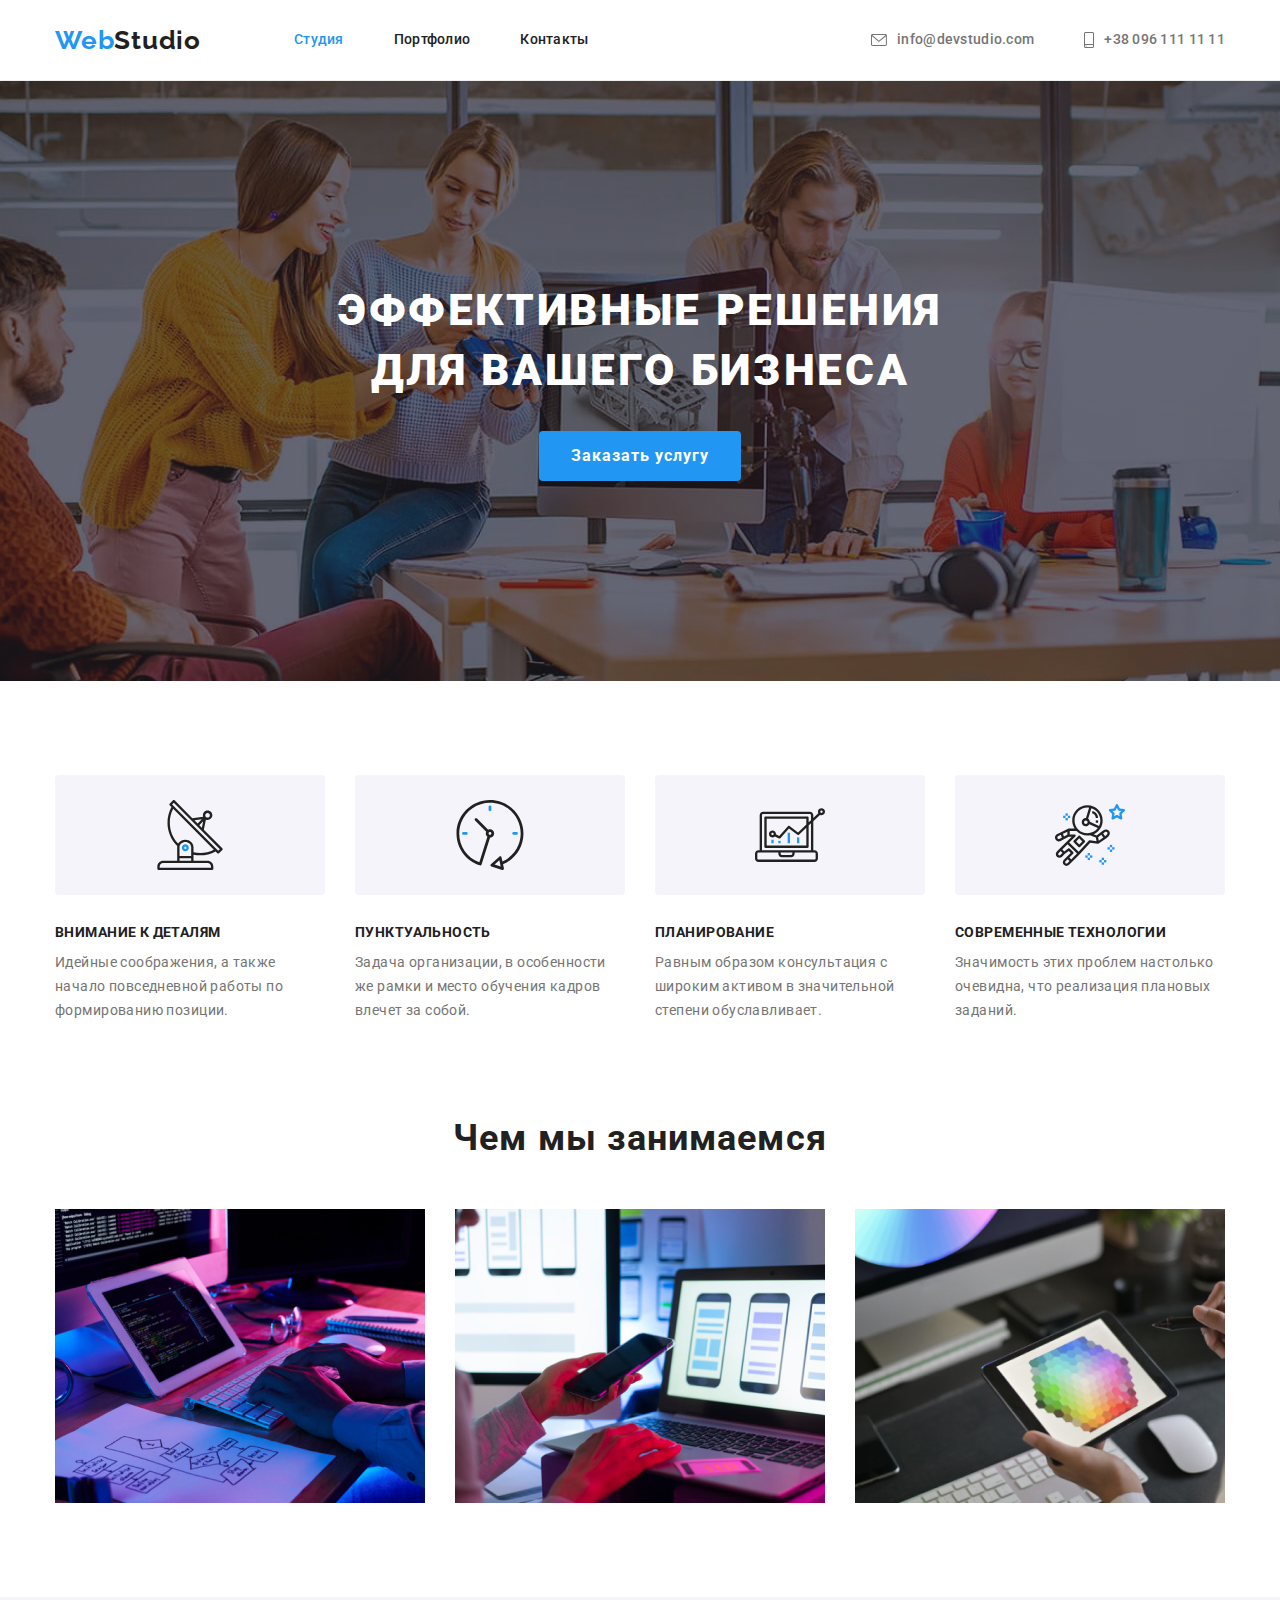
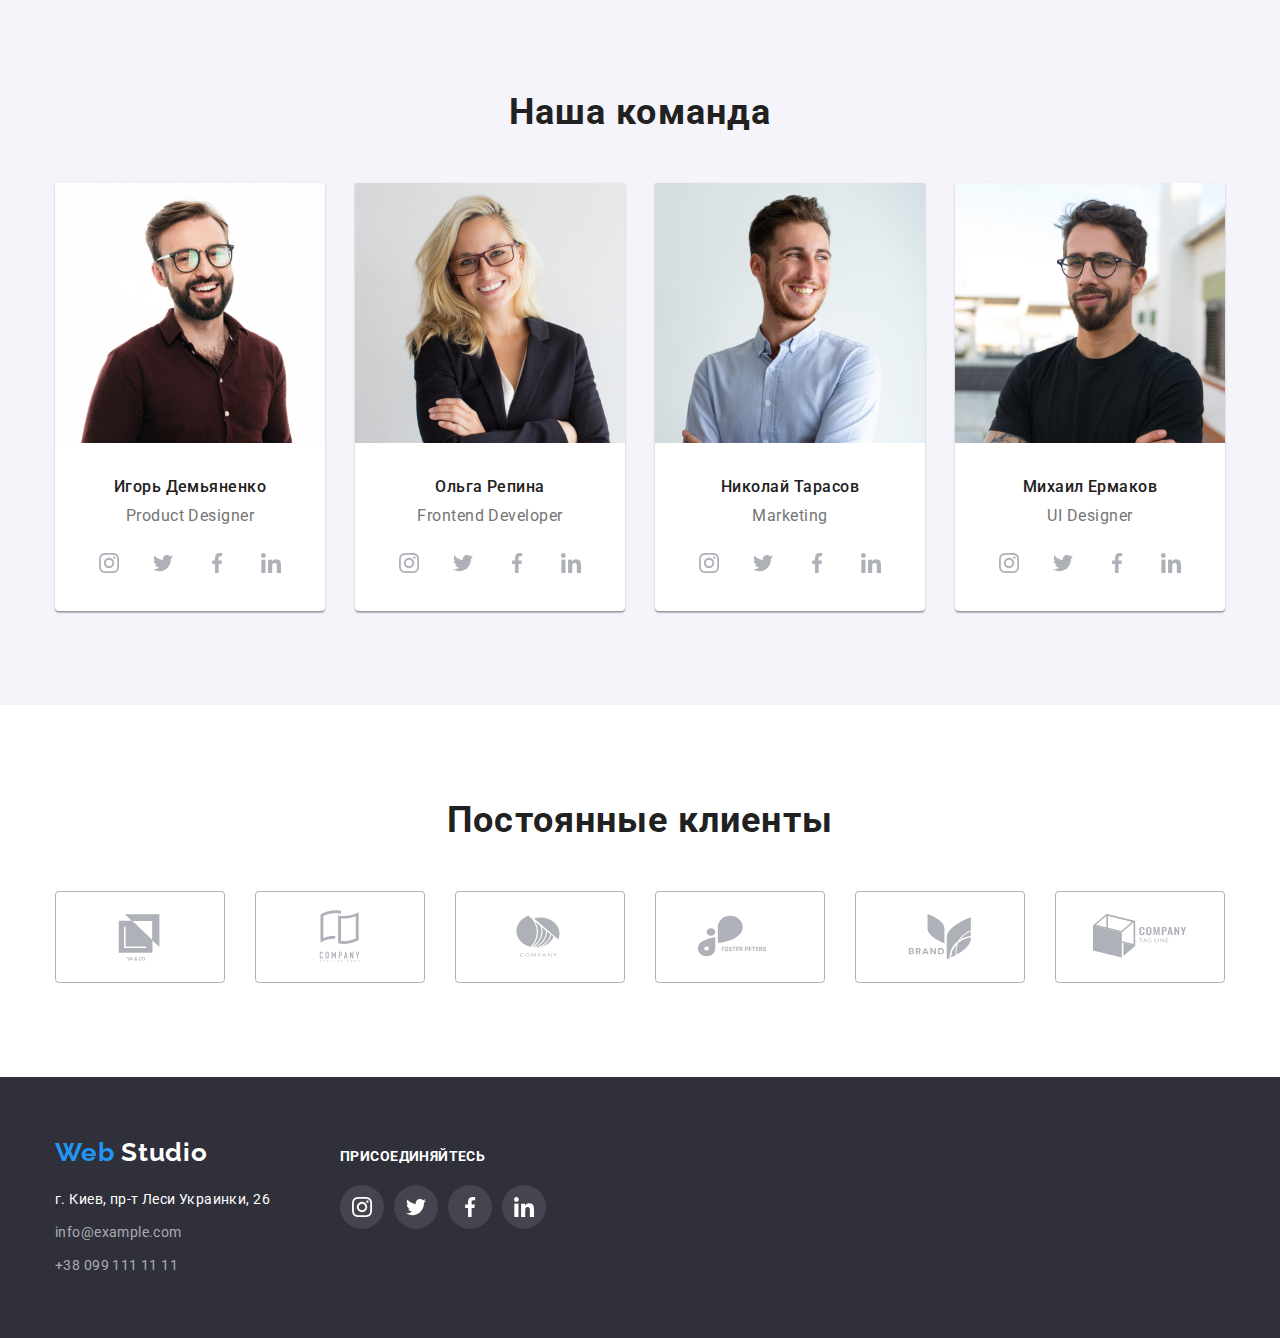
<file: index.html>
<!DOCTYPE html>
<html lang="ru">
  <head>
    <meta charset="UTF-8" />
    <meta http-equiv="X-UA-Compatible" content="IE=edge" />
    <meta name="viewport" content="width=device-width, initial-scale=1.0" />
    <title>Студия</title>
    <link rel="preconnect" href="https://fonts.googleapis.com" />
    <link rel="preconnect" href="https://fonts.gstatic.com" crossorigin />
    <link
      href="https://fonts.googleapis.com/css2?family=Raleway:wght@700&family=Roboto:wght@400;500;700;900&display=swap"
      rel="stylesheet"
    />
    <link
      href="https://cdnjs.cloudflare.com/ajax/libs/modern-normalize/1.1.0/modern-normalize.min.css"
      rel="stylesheet"
    />
    <link href="./css/styles.css" rel="stylesheet" />
  </head>
  <body>
    <!-- Шапка с навигацией-->
    <header>
      <nav class="container nav">
        <a class="logo link" href="./index.html">
          Web<span class="logo-word">Studio</span>
        </a>

        <ul class="site-nav list">
          <li class="site-nav-item">
            <a class="nav-link link current" href="./index.html"> Студия </a>
          </li>
          <li class="site-nav-item">
            <a class="nav-link link" href="./portfolio.html"> Портфолио </a>
          </li>
          <li class="site-nav-item">
            <a class="nav-link link" href="#"> Контакты </a>
          </li>
        </ul>

        <!-- Контакты-->
        <ul class="contacts-list list">
          <li class="contacts-item">
            <a class="contacts-link link" href="mailto:info@devstudio.com">
              <svg class="contacts-icon" width="16" height="12">
                <use href="./images/icons.svg#icon-envelope"></use>
              </svg>
              info@devstudio.com
            </a>
          </li>
          <li class="contacts-item">
            <a class="contacts-link link" href="tel:+380961111111">
              <svg class="contacts-icon" width="10" height="16">
                <use href="./images/icons.svg#icon-smartphone"></use>
              </svg>
              +38 096 111 11 11</a
            >
          </li>
        </ul>
      </nav>
    </header>

    <!-- Главный контент -->
    <main>
      <!-- Герой -->
      <section class="hero">
        <h1 class="hero-title">Эффективные решения для вашего бизнеса</h1>
        <button class="hero-btn" type="button">Заказать услугу</button>
      </section>

      <!-- Преимущества-->
      <section class="benefits">
        <h2 class="benefits-main-title"></h2>
        <div class="container">
          <ul class="benefits-list list">
            <li class="benefits-item">
              <div class="benefits-rectangle">
                <svg width="70" height="70">
                  <use href="./images/icons.svg#icon-antenna"></use>
                </svg>
              </div>
              <h3 class="benefits-title">Внимание к деталям</h3>
              <p class="benefits-text">
                Идейные соображения, а также начало повседневной работы по
                формированию позиции.
              </p>
            </li>

            <li class="benefits-item">
              <div class="benefits-rectangle">
                <svg width="70" height="70">
                  <use href="./images/icons.svg#icon-clock"></use>
                </svg>
              </div>
              <h3 class="benefits-title">Пунктуальность</h3>
              <p class="benefits-text">
                Задача организации, в особенности же рамки и место обучения
                кадров влечет за собой.
              </p>
            </li>

            <li class="benefits-item">
              <div class="benefits-rectangle">
                <svg width="70" height="70">
                  <use href="./images/icons.svg#icon-diagram"></use>
                </svg>
              </div>
              <h3 class="benefits-title">Планирование</h3>
              <p class="benefits-text">
                Равным образом консультация с широким активом в значительной
                степени обуславливает.
              </p>
            </li>

            <li class="benefits-item">
              <div class="benefits-rectangle">
                <svg width="70" height="70">
                  <use href="./images/icons.svg#icon-astronaut"></use>
                </svg>
              </div>
              <h3 class="benefits-title">Современные технологии</h3>
              <p class="benefits-text">
                Значимость этих проблем настолько очевидна, что реализация
                плановых заданий.
              </p>
            </li>
          </ul>
        </div>
      </section>

      <!--Услуги-->
      <section class="service">
        <div class="container">
          <h2 class="service-title">Чем мы занимаемся</h2>
          <ul class="service-list list">
            <li class="service-item">
              <a class="service-link link" href="#">
                <img
                  class="service-img"
                  src="./images/img.jpg"
                  alt="Человек пишет код для сайта"
                  width="370"
                  height="294"
                />
              </a>
            </li>

            <li class="service-item">
              <a class="service-link link" href="#">
                <img
                  class="service-img"
                  src="./images/img1.jpg"
                  alt="Адаптирует сайт под мобильное устройство"
                  width="370"
                  height="294"
                />
              </a>
            </li>

            <li class="service-item">
              <a class="service-link link" href="#">
                <img
                  class="service-img"
                  src="./images/img2.jpg"
                  alt="Выбор цветовой гаммы"
                  width="370"
                  height="294"
                />
              </a>
            </li>
          </ul>
        </div>
      </section>

      <!-- Команда -->
      <section class="team">
        <div class="container">
          <h2 class="team-main-title">Наша команда</h2>

          <ul class="team-list list">
            <li class="team-item">
              <img
                class="team-img"
                src="./images/img3.jpg"
                alt="Портретное фото мужчины"
                width="270"
                height="260"
              />
              <h3 class="team-title">Игорь Демьяненко</h3>
              <p class="team-text">Product Designer</p>
              <ul class="team-social-list list">
                <li class="team-social-item">
                  <a class="team-social-link" href="">
                    <svg class="team-social-icon" width="20" height="20">
                      <use href="./images/icons.svg#icon-instagram"></use>
                    </svg>
                  </a>
                </li>
                <li class="team-social-item">
                  <a class="team-social-link" href="">
                    <svg class="team-social-icon" width="20" height="20">
                      <use href="./images/icons.svg#icon-twitter"></use>
                    </svg>
                  </a>
                </li>
                <li class="team-social-item">
                  <a class="team-social-link" href="">
                    <svg class="team-social-icon" width="20" height="20">
                      <use href="./images/icons.svg#icon-facebook"></use>
                    </svg>
                  </a>
                </li>
                <li class="team-social-item">
                  <a class="team-social-link" href="">
                    <svg class="team-social-icon" width="20" height="20">
                      <use href="./images/icons.svg#icon-linkedin"></use>
                    </svg>
                  </a>
                </li>
              </ul>
            </li>

            <li class="team-item">
              <img
                class="team-img"
                src="./images/img4.jpg"
                alt="Портретное фото женщины"
                width="270"
                height="260"
              />
              <h3 class="team-title">Ольга Репина</h3>
              <p class="team-text">Frontend Developer</p>
              <ul class="team-social-list list">
                <li class="team-social-item">
                  <a class="team-social-link" href="">
                    <svg class="team-social-icon" width="20" height="20">
                      <use href="./images/icons.svg#icon-instagram"></use>
                    </svg>
                  </a>
                </li>
                <li class="team-social-item">
                  <a class="team-social-link" href="">
                    <svg class="team-social-icon" width="20" height="20">
                      <use href="./images/icons.svg#icon-twitter"></use>
                    </svg>
                  </a>
                </li>
                <li class="team-social-item">
                  <a class="team-social-link" href="">
                    <svg class="team-social-icon" width="20" height="20">
                      <use href="./images/icons.svg#icon-facebook"></use>
                    </svg>
                  </a>
                </li>
                <li class="team-social-item">
                  <a class="team-social-link">
                    <svg class="team-social-icon" width="20" height="20">
                      <use href="./images/icons.svg#icon-linkedin"></use>
                    </svg>
                  </a>
                </li>
              </ul>
            </li>

            <li class="team-item">
              <img
                class="team-img"
                src="./images/img5.jpg"
                alt="Портретное фото мужчины"
                width="270"
                height="260"
              />
              <h3 class="team-title">Николай Тарасов</h3>
              <p class="team-text">Marketing</p>
              <ul class="team-social-list list">
                <li class="team-social-item">
                  <a class="team-social-link" href="">
                    <svg class="team-social-icon" width="20" height="20">
                      <use href="./images/icons.svg#icon-instagram"></use>
                    </svg>
                  </a>
                </li>
                <li class="team-social-item">
                  <a class="team-social-link" href="">
                    <svg class="team-social-icon" width="20" height="20">
                      <use href="./images/icons.svg#icon-twitter"></use>
                    </svg>
                  </a>
                </li>
                <li class="team-social-item">
                  <a class="team-social-link" href="">
                    <svg class="team-social-icon" width="20" height="20">
                      <use href="./images/icons.svg#icon-facebook"></use>
                    </svg>
                  </a>
                </li>
                <li class="team-social-item">
                  <a class="team-social-link" href="">
                    <svg class="team-social-icon" width="20" height="20">
                      <use href="./images/icons.svg#icon-linkedin"></use>
                    </svg>
                  </a>
                </li>
              </ul>
            </li>

            <li class="team-item">
              <img
                class="team-img"
                src="./images/img6.jpg"
                alt="Портретное фото мужчины"
                width="270"
                height="260"
              />
              <h3 class="team-title">Михаил Ермаков</h3>
              <p class="team-text">UI Designer</p>
              <ul class="team-social-list list">
                <li class="team-social-item">
                  <a class="team-social-link" href="">
                    <svg class="team-social-icon" width="20" height="20">
                      <use href="./images/icons.svg#icon-instagram"></use>
                    </svg>
                  </a>
                </li>
                <li class="team-social-item">
                  <a class="team-social-link" href="">
                    <svg class="team-social-icon" width="20" height="20">
                      <use href="./images/icons.svg#icon-twitter"></use>
                    </svg>
                  </a>
                </li>
                <li class="team-social-item">
                  <a class="team-social-link" href="">
                    <svg class="team-social-icon" width="20" height="20">
                      <use href="./images/icons.svg#icon-facebook"></use>
                    </svg>
                  </a>
                </li>
                <li class="team-social-item">
                  <a class="team-social-link" href="">
                    <svg class="team-social-icon" width="20" height="20">
                      <use href="./images/icons.svg#icon-linkedin"></use>
                    </svg>
                  </a>
                </li>
              </ul>
            </li>
          </ul>
        </div>
      </section>
    </main>

    <!-- Клиенты -->
    <section class="clients">
      <div class="container">
        <h2 class="clients-title">Постоянные клиенты</h2>
        <ul class="clients-list list">
          <li class="clients-item">
            <a class="clients-link" href="">
              <svg class="clients-icon" width="106" height="60">
                <use href="./images/icons.svg#icon-Logo5"></use>
              </svg>
            </a>
          </li>
          <li class="clients-item">
            <a class="clients-link" href="">
              <svg class="clients-icon" width="106" height="60">
                <use href="./images/icons.svg#icon-Logo4"></use>
              </svg>
            </a>
          </li>
          <li class="clients-item">
            <a class="clients-link" href="">
              <svg class="clients-icon" width="106" height="60">
                <use href="./images/icons.svg#icon-Logo3"></use>
              </svg>
            </a>
          </li>
          <li class="clients-item">
            <a class="clients-link" href="">
              <svg class="clients-icon" width="106" height="60">
                <use href="./images/icons.svg#icon-Logo2"></use>
              </svg>
            </a>
          </li>
          <li class="clients-item">
            <a class="clients-link" href="">
              <svg class="clients-icon" width="106" height="60">
                <use href="./images/icons.svg#icon-Logo1"></use>
              </svg>
            </a>
          </li>
          <li class="clients-item">
            <a class="clients-link" href="">
              <svg class="clients-icon" width="106" height="60">
                <use href="./images/icons.svg#icon-Logo"></use>
              </svg>
            </a>
          </li>
        </ul>
      </div>
    </section>

    <!-- Подвал -->
    <footer class="footer">
      <div class="container footer-box">
        <div class="footer-contacts">
          <a class="logo-footer logo link" href="#">
            Web<span class="logo-studio"> Studio</span></a
          >
          <address class="footer-address">
            г. Киев, пр-т Леси Украинки, 26
          </address>
          <ul class="footer-list list">
            <li class="footer-item">
              <a class="link" href="mailto:info@example.com">
                info@example.com
              </a>
            </li>
            <li class="footer-item">
              <a class="link" href="tel:+380991111111">+38 099 111 11 11</a>
            </li>
          </ul>
        </div>
        <div class="footer-social">
          <h2 class="footer-social-title">присоединяйтесь</h2>
          <ul class="footer-social-list list">
            <li class="footer-social-item">
              <a class="footer-social-link" href="">
                <svg class="footer-social-icon" width="20" height="20">
                  <use href="./images/icons.svg#icon-instagram"></use>
                </svg>
              </a>
            </li>
            <li class="footer-social-item">
              <a class="footer-social-link" href="">
                <svg class="footer-social-icon" width="20" height="20">
                  <use href="./images/icons.svg#icon-twitter"></use>
                </svg>
              </a>
            </li>
            <li class="footer-social-item">
              <a class="footer-social-link" href="">
                <svg class="footer-social-icon" width="20" height="20">
                  <use href="./images/icons.svg#icon-facebook"></use>
                </svg>
              </a>
            </li>
            <li class="footer-social-item">
              <a class="footer-social-link" href="">
                <svg class="footer-social-icon" width="20" height="20">
                  <use href="./images/icons.svg#icon-linkedin"></use>
                </svg>
              </a>
            </li>
          </ul>
        </div>
      </div>
    </footer>
  </body>
</html>
</file>
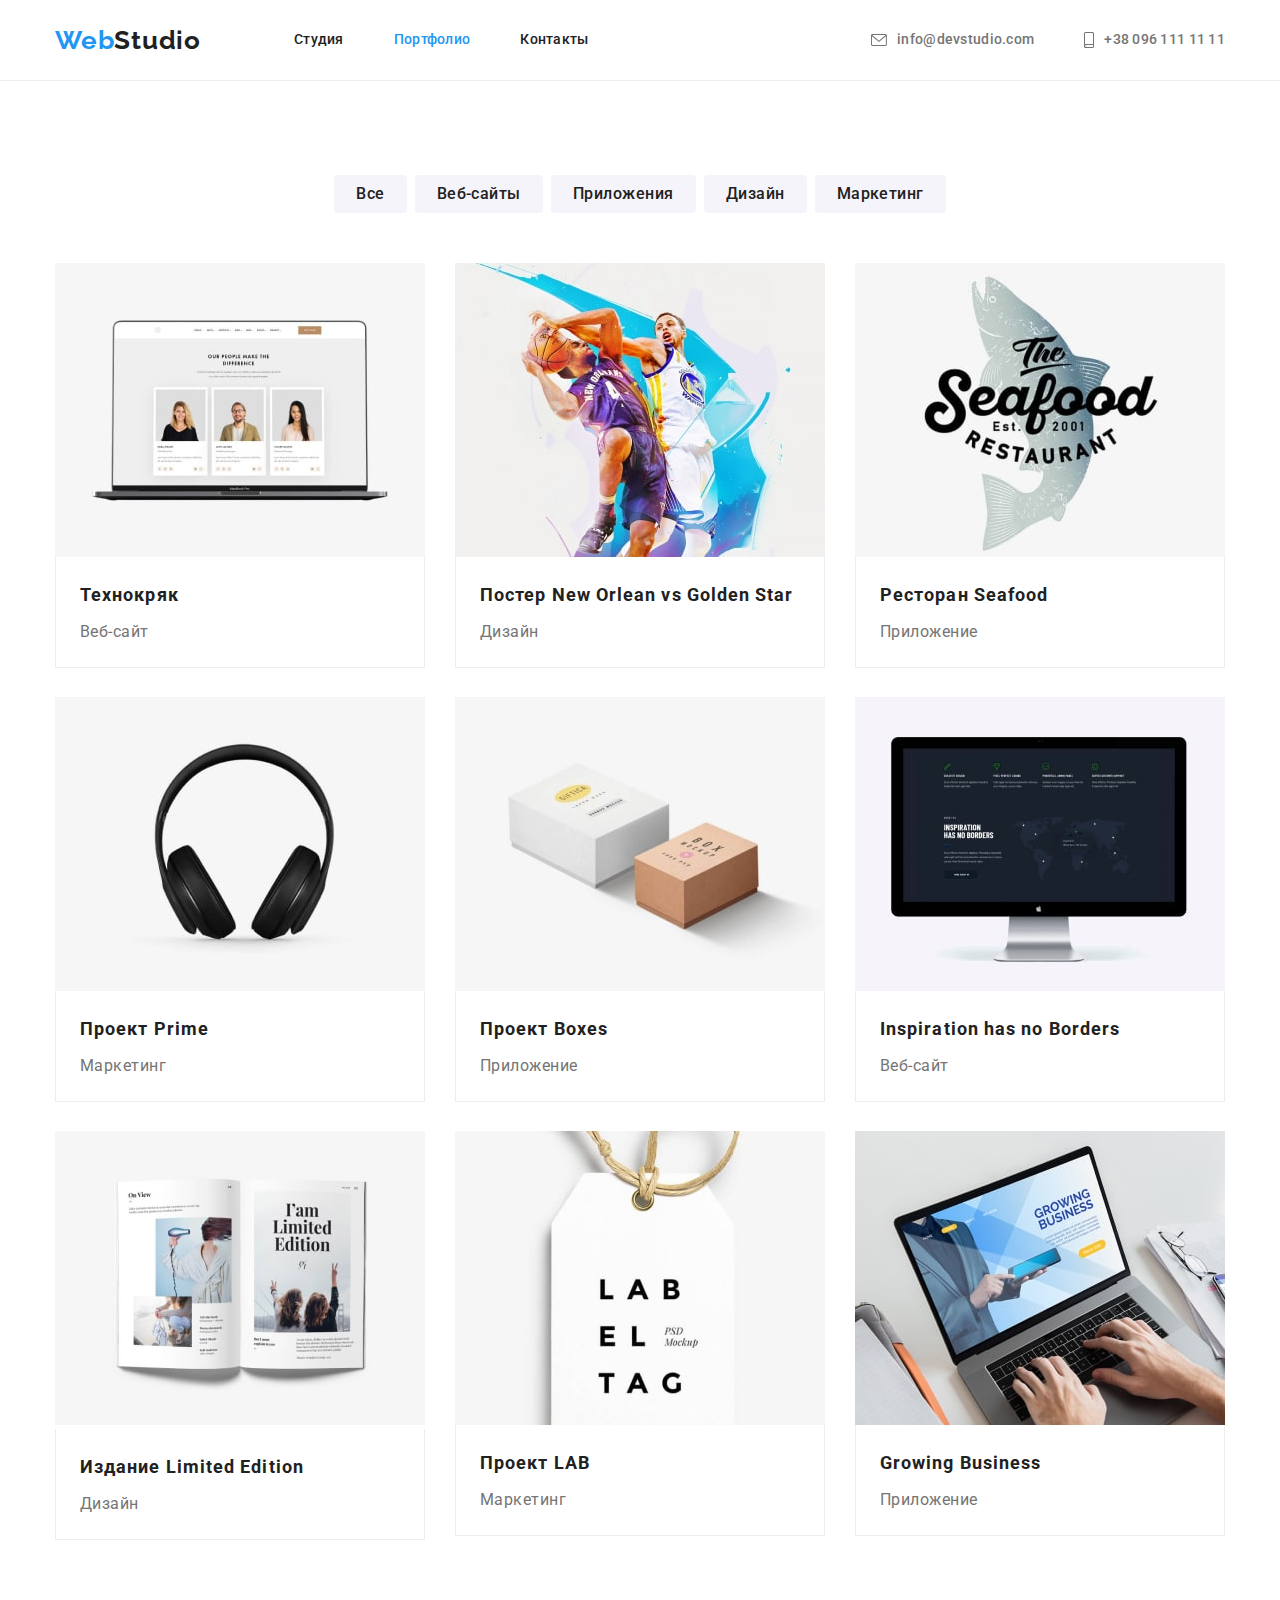
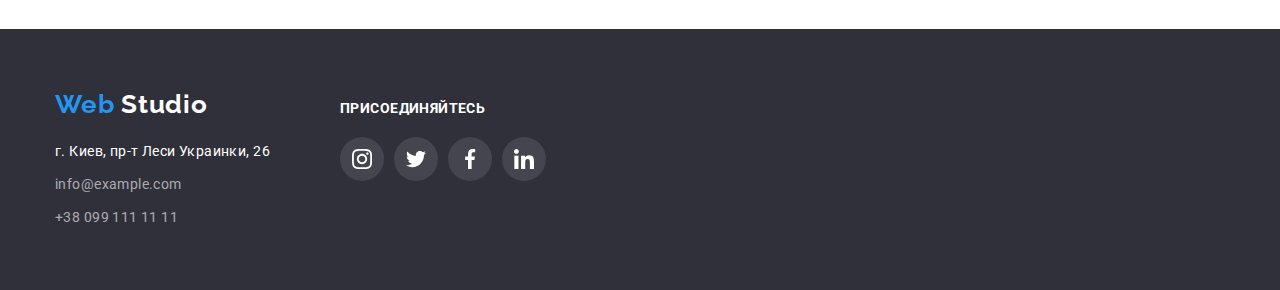
<file: portfolio.html>
<!DOCTYPE html>
<html lang="en">
  <head>
    <meta charset="UTF-8" />
    <meta http-equiv="X-UA-Compatible" content="IE=edge" />
    <meta name="viewport" content="width=device-width, initial-scale=1.0" />
    <title>Портфолио</title>
    <link rel="preconnect" href="https://fonts.googleapis.com" />
    <link rel="preconnect" href="https://fonts.gstatic.com" crossorigin />
    <link
      href="https://fonts.googleapis.com/css2?family=Raleway:wght@700&family=Roboto:wght@400;500;700;900&display=swap"
      rel="stylesheet"
    />
    <link
      href="https://cdnjs.cloudflare.com/ajax/libs/modern-normalize/1.1.0/modern-normalize.min.css"
      rel="stylesheet"
    />
    <link href="./css/styles.css" rel="stylesheet" />
  </head>
  <body>
    <!-- Шапка с навигацией-->
    <header>
      <nav class="container nav">
        <a class="logo link" href="./index.html">
          Web<span class="logo-word">Studio</span>
        </a>

        <ul class="site-nav list">
          <li class="site-nav-item">
            <a class="nav-link link" href="./index.html"> Студия </a>
          </li>
          <li class="site-nav-item">
            <a class="nav-link link current" href="./portfolio.html">
              Портфолио
            </a>
          </li>
          <li class="site-nav-item">
            <a class="nav-link link" href="#"> Контакты </a>
          </li>
        </ul>

        <!-- Контакты-->
        <ul class="contacts-list list">
          <li class="contacts-item">
            <a class="contacts-link link" href="mailto:info@devstudio.com">
              <svg class="contacts-icon" width="16" height="12">
                <use href="./images/icons.svg#icon-envelope"></use>
              </svg>
              info@devstudio.com
            </a>
          </li>
          <li class="contacts-item">
            <a class="contacts-link link" href="tel:+380961111111">
              <svg class="contacts-icon" width="10" height="16">
                <use href="./images/icons.svg#icon-smartphone"></use>
              </svg>
              +38 096 111 11 11</a
            >
          </li>
        </ul>
      </nav>
    </header>
    <!-- Галлерея-->
    <main>
      <h2></h2>
      <section class="gallery">
        <div class="container">
          <ul class="gallery-list list">
            <li class="gallery-item">
              <button class="gallery-button" type="button">Все</button>
            </li>
            <li class="gallery-item">
              <button class="gallery-button" type="button">Веб-сайты</button>
            </li>
            <li class="gallery-item">
              <button class="gallery-button" type="button">Приложения</button>
            </li>
            <li class="gallery-item">
              <button class="gallery-button" type="button">Дизайн</button>
            </li>
            <li class="gallery-item">
              <button class="gallery-button" type="button">Маркетинг</button>
            </li>
          </ul>
          <!--Портфолио карты-->
          <ul class="gallery-cards list">
            <li class="gallery-cards-item">
              <a class="gallery-link link" href="">
                <img
                  class="gallery-cards-img"
                  src="./images/img7.jpg"
                  alt="сайт"
                  width="370"
                  height="294"
                />
                <div class="border-crd">
                  <h3 class="gallery-title">Технокряк</h3>
                  <p class="gallery-text">Веб-сайт</p>
                  <p></p>
                </div>
              </a>
            </li>
            <li class="gallery-cards-item">
              <a class="gallery-link link" href="">
                <img
                  class="gallery-cards-img"
                  src="./images/img8.jpg"
                  alt="постер"
                  width="370"
                  height="294"
                />
                <div class="border-crd">
                  <h3 class="gallery-title">
                    Постер New Orlean vs Golden Star
                  </h3>
                  <p class="gallery-text">Дизайн</p>
                  <p></p>
                </div>
              </a>
            </li>
            <li class="gallery-cards-item">
              <a class="gallery-link link" href="">
                <img
                  class="gallery-cards-img"
                  src="./images/img9.jpg"
                  alt="логотип"
                  width="370"
                  height="294"
                />
                <div class="border-crd">
                  <h3 class="gallery-title">Ресторан Seafood</h3>
                  <p class="gallery-text">Приложение</p>
                  <p></p>
                </div>
              </a>
            </li>
            <li class="gallery-cards-item">
              <a class="gallery-link link" href="">
                <img
                  class="gallery-cards-img"
                  src="./images/img10.jpg"
                  alt="наушники"
                  width="370"
                  height="294"
                />
                <div class="border-crd">
                  <h3 class="gallery-title">Проект Prime</h3>
                  <p class="gallery-text">Маркетинг</p>
                  <p></p>
                </div>
              </a>
            </li>
            <li class="gallery-cards-item">
              <a class="gallery-link link" href="">
                <img
                  class="gallery-cards-img"
                  src="./images/img11.jpg"
                  alt="коробки"
                  width="370"
                  height="294"
                />
                <div class="border-crd">
                  <h3 class="gallery-title">Проект Boxes</h3>
                  <p class="gallery-text">Приложение</p>
                  <p></p>
                </div>
              </a>
            </li>
            <li class="gallery-cards-item">
              <a class="gallery-link link" href="">
                <img
                  class="gallery-cards-img"
                  src="./images/img12.jpg"
                  alt="сайт"
                  width="370"
                  height="294"
                />
                <div class="border-crd">
                  <h3 class="gallery-title">Inspiration has no Borders</h3>
                  <p class="gallery-text">Веб-сайт</p>
                  <p></p>
                </div>
              </a>
            </li>
            <li class="gallery-cards-item">
              <a class="gallery-link link" href="">
                <img
                  src="./images/img13.jpg"
                  alt="журнал"
                  width="370"
                  height="294"
                />
                <div class="border-crd">
                  <h3 class="gallery-title">Издание Limited Edition</h3>
                  <p class="gallery-text">Дизайн</p>
                  <p></p>
                </div>
              </a>
            </li>
            <li class="gallery-cards-item">
              <a class="gallery-link link" href="">
                <img
                  class="gallery-cards-img"
                  src="./images/img14.jpg"
                  alt="лейбл"
                  width="370"
                  height="294"
                />
                <div class="border-crd">
                  <h3 class="gallery-title">Проект LAB</h3>
                  <p class="gallery-text">Маркетинг</p>
                  <p></p>
                </div>
              </a>
            </li>
            <li class="gallery-cards-item">
              <a class="gallery-link link" href="">
                <img
                  class="gallery-cards-img"
                  src="./images/img15.jpg"
                  alt="ноутбук"
                  width="370"
                  height="294"
                />
                <div class="border-crd">
                  <h3 class="gallery-title">Growing Business</h3>
                  <p class="gallery-text">Приложение</p>
                  <p></p>
                </div>
              </a>
            </li>
          </ul>
        </div>
      </section>
    </main>
    <!-- Подвал -->
    <footer class="footer">
      <div class="container footer-box">
        <div class="footer-contacts">
          <a class="logo-footer logo link" href="#">
            Web<span class="logo-studio"> Studio</span></a
          >
          <address class="footer-address">
            г. Киев, пр-т Леси Украинки, 26
          </address>
          <ul class="footer-list list">
            <li class="footer-item">
              <a class="link" href="mailto:info@example.com">
                info@example.com
              </a>
            </li>
            <li class="footer-item">
              <a class="link" href="tel:+380991111111">+38 099 111 11 11</a>
            </li>
          </ul>
        </div>
        <div class="footer-social">
          <h2 class="footer-social-title">присоединяйтесь</h2>
          <ul class="footer-social-list list">
            <li class="footer-social-item">
              <a class="footer-social-link" href="">
                <svg class="footer-social-icon" width="20" height="20">
                  <use href="./images/icons.svg#icon-instagram"></use>
                </svg>
              </a>
            </li>
            <li class="footer-social-item">
              <a class="footer-social-link" href="">
                <svg class="footer-social-icon" width="20" height="20">
                  <use href="./images/icons.svg#icon-twitter"></use>
                </svg>
              </a>
            </li>
            <li class="footer-social-item">
              <a class="footer-social-link" href="">
                <svg class="footer-social-icon" width="20" height="20">
                  <use href="./images/icons.svg#icon-facebook"></use>
                </svg>
              </a>
            </li>
            <li class="footer-social-item">
              <a class="footer-social-link" href="">
                <svg class="footer-social-icon" width="20" height="20">
                  <use href="./images/icons.svg#icon-linkedin"></use>
                </svg>
              </a>
            </li>
          </ul>
        </div>
      </div>
    </footer>
  </body>
</html>
</file>
<file: css/styles.css>
:root {
  --main-title-color: #212121;
  --first-text-color: #757575;
  --second-text-color: #ffffff;
  --accent-text-color: #2196f3;
  --footer-contacts-link: rgba(255, 255, 255, 0.6);
  --second-bgncolor: #2f303a;
}
body {
  font-family: "Roboto", sans-serif;
  background-color: #ffffff;
}

/*----------------Сброс--------------------*/
p,
h1,
h2,
h3,
h4,
h5,
h6 {
  margin: 0;
}

ul {
  margin: 0;
  padding: 0;
}

.list {
  list-style: none;
}

.link {
  text-decoration: none;
}
.nav-link.current {
  color: var(--accent-text-color);
}

/*------------------Навигация---------------------*/

header {
  border-top: none;
  border-bottom: 1px solid #eeeeee;
}
.nav {
  display: flex;
  align-items: center;
}
.logo {
  font-family: Raleway;
  font-style: normal;
  font-weight: bold;
  font-size: 26px;
  line-height: 1.19;
  letter-spacing: 0.03em;
  color: var(--accent-text-color);
}
.logo-word {
  color: var(--main-title-color);
}

.container {
  width: 1200px;
  padding-left: 15px;
  padding-right: 15px;
  margin: 0 auto;
}
.site-nav {
  display: flex;
  margin-left: 93px;
}
.site-nav .site-nav-item {
  margin-right: 50px;
}
.site-nav .site-nav-item:last-child {
  margin-right: 0;
}

.nav-link {
  display: block;
  padding-top: 32px;
  padding-bottom: 32px;

  font-family: Roboto;
  font-style: normal;
  font-weight: 500;
  font-size: 14px;
  line-height: 1.14;
  letter-spacing: 0.02em;
  color: var(--main-title-color);
}
.nav-link:hover,
.nav-link:focus {
  color: var(--accent-text-color);
}
.contacts-list {
  display: flex;
  margin-left: auto;
}
.contacts-item + .contacts-item {
  margin-left: 50px;
}
.contacts-link {
  display: flex;
  align-items: center;

  padding-top: 32px;
  padding-bottom: 32px;

  font-family: Roboto;
  font-style: normal;
  font-weight: 500;
  font-size: 14px;
  line-height: 1.14;
  letter-spacing: 0.02em;
  color: var(--first-text-color);
}
.contacts-link:hover,
.contacts-link:focus {
  color: var(--accent-text-color);
}

.contacts-icon {
  fill: currentColor;

  margin-right: 10px;
}
/*------------------Герой---------------------*/
.hero {
  max-width: 1600px;
  height: 600px;
  padding: 200px 0;
  margin-left: auto;
  margin-right: auto;

  background-image: linear-gradient(
      to right,
      rgba(47, 48, 58, 0.4),
      rgba(47, 48, 58, 0.4)
    ),
    url(../images/hero.jpg);
  background-position: center;

  text-align: center;
  background-color: var(--second-bgncolor);
}
.hero-title {
  width: 696px;
  margin-left: auto;
  margin-right: auto;
  margin-bottom: 30px;
  font-weight: 900;
  font-size: 44px;
  line-height: 1.36;
  text-align: center;
  letter-spacing: 0.06em;
  text-transform: uppercase;
  color: var(--second-text-color);
}
.hero-btn {
  padding: 10px 32px;
  font-weight: bold;
  font-size: 16px;
  line-height: 1.89;
  letter-spacing: 0.06em;
  color: var(--second-text-color);
  background-color: var(--accent-text-color);
  border-radius: 4px;
  border: none;
}
.hero-btn:hover,
.hero-btn:focus {
  background-color: #188ce8;
}

/*------------------Преимущества---------------------*/
.benefits {
  padding-top: 94px;
  padding-bottom: 94px;
}
.benefits-list {
  display: flex;
}
.benefits-item {
  width: 270px;
  margin-right: 30px;
}
.benefits-item:last-child {
  margin-right: 0;
}

.benefits-rectangle {
  display: flex;
  justify-content: center;
  align-items: center;
  width: 270px;
  height: 120px;
  background: #f5f4fa;
  border-radius: 4px;

  margin-bottom: 30px;
}

.benefits-title {
  margin-bottom: 10px;

  font-weight: bold;
  font-size: 14px;
  line-height: 1.14;
  letter-spacing: 0.03em;
  text-transform: uppercase;
  color: var(--main-title-color);
}
.benefits-text {
  font-weight: normal;
  font-size: 14px;
  line-height: 1.71;
  letter-spacing: 0.03em;
  color: var(--first-text-color);
}

/*------------------Услуги---------------------*/
.service {
  padding-bottom: 94px;
}
.service-title {
  margin-bottom: 50px;
  font-weight: bold;
  font-size: 36px;
  line-height: 1.17;
  text-align: center;
  letter-spacing: 0.03em;
  color: var(--main-title-color);
}
.service-list {
  display: flex;
}
.service-item {
  width: 370px;
  height: 294px;

  margin-right: 30px;
}
.service-item:last-child {
  margin-right: 0;
}
/*------------------Команда---------------------*/
.team {
  background-color: #f5f4fa;
  padding-top: 94px;
  padding-bottom: 94px;
}
.team-main-title {
  margin-bottom: 50px;
  font-weight: bold;
  font-size: 36px;
  line-height: 1.17;
  text-align: center;
  letter-spacing: 0.03em;
  color: var(--main-title-color);
}
.team-list {
  display: flex;
}
.team-item {
  margin-right: 30px;
  width: 270px;
  height: 428px;

  box-shadow: 0px 1px 3px rgba(0, 0, 0, 0.12), 0px 1px 1px rgba(0, 0, 0, 0.14),
    0px 2px 1px rgba(0, 0, 0, 0.2);
  border-radius: 0px 0px 4px 4px;
  background-color: #ffffff;
}
.team-item:last-child {
  margin-right: 0;
}
.team-img {
  margin-bottom: 30px;
}
.team-title {
  margin-bottom: 10px;

  font-weight: 500;
  font-size: 16px;
  line-height: 1.19;
  text-align: center;
  letter-spacing: 0.03em;
  color: var(--main-title-color);
}
.team-text {
  margin-bottom: 16px;

  font-size: 16px;
  line-height: 1.19;
  text-align: center;
  letter-spacing: 0.03em;
  color: var(--first-text-color);
}

.team-social-list {
  display: flex;
  justify-content: center;
}

.team-social-item {
  width: 44px;
  height: 44px;
}

.team-social-item + .team-social-item {
  margin-left: 10px;
}

.team-social-link {
  display: flex;
  justify-content: center;
  align-items: center;
  width: 100%;
  height: 100%;
  border-radius: 50%;
  background-color: #ffffff;
  color: #afb1b8;
}

.team-social-link:hover,
.team-social-link:focus {
  background-color: #2196f3;
  color: #ffffff;
}

.team-social-icon {
  fill: currentColor;
}

/*------------------Клиенты---------------------*/
.clients {
  padding-top: 94px;
  padding-bottom: 94px;
}

.clients-title {
  margin-bottom: 50px;

  font-weight: bold;
  font-size: 36px;
  line-height: 1.17;
  text-align: center;
  letter-spacing: 0.03em;
  color: var(--main-title-color);
}

.clients-list {
  display: flex;
  justify-content: center;
}

.clients-item {
  width: 170px;
  height: 92px;
}

.clients-item + .clients-item {
  margin-left: 30px;
}

.clients-link {
  display: flex;
  justify-content: center;
  align-items: center;

  width: 100%;
  height: 100%;

  border: 1px solid #afb1b8;
  border-radius: 4px;
  color: #afb1b8;
}

.clients-link:hover,
.clients-link:focus {
  color: var(--accent-text-color);
  border-color: var(--accent-text-color);
}
.clients-icon {
  fill: currentColor;
}

/*------------------Подвал---------------------*/
.footer {
  background-color: var(--second-bgncolor);
  padding-top: 60px;
  padding-bottom: 60px;
}

.footer-box {
  display: flex;
  justify-content: flex-start;
  align-items: baseline;
}

.logo-footer {
  display: block;

  margin-bottom: 20px;
}
.logo-studio {
  color: var(--second-text-color);
}

.footer-address {
  margin-right: 70px;

  font-style: normal;
  font-size: 14px;
  line-height: 1.71;
  letter-spacing: 0.03em;
  color: var(--second-text-color);
}
.footer-address:hover,
.footer-address:focus {
  color: var(--accent-text-color);
}
.footer-item {
  margin-top: 9px;
}
.footer-item .link {
  font-size: 14px;
  line-height: 1.71;
  letter-spacing: 0.03em;
  color: var(--footer-contacts-link);
}
.footer-item .link:hover,
.footer-item .link:focus {
  color: var(--accent-text-color);
}

.footer-social-title {
  margin-bottom: 20px;

  font-weight: bold;
  font-size: 14px;
  line-height: 1.14;
  letter-spacing: 0.03em;
  text-transform: uppercase;

  color: #ffffff;
}

.footer-social-list {
  display: flex;
  justify-content: center;
  align-items: center;
}

.footer-social-item {
  width: 44px;
  height: 44px;
}

.footer-social-item + .footer-social-item {
  margin-left: 10px;
}

.footer-social-link {
  display: flex;
  justify-content: center;
  align-items: center;
  width: 100%;
  height: 100%;
  border-radius: 50%;
  background-color: rgba(255, 255, 255, 0.1);
}

.footer-social-link:hover,
.footer-social-link:focus {
  background-color: var(--accent-text-color);
}

.footer-social-icon {
  fill: #ffffff;
}

/*------------------Портфолио---------------------*/
/*------------------Галлерея---------------------*/
.gallery {
  padding-top: 94px;
  padding-bottom: 94px;
}
.gallery-list {
  display: flex;
  justify-content: center;
  margin-bottom: 50px;
}
.gallery-item {
  margin-right: 8px;
}
.gallery-item:last-child {
  margin-right: 0;
}
.gallery-button {
  padding: 6px 22px;
  border-radius: 4px;
  border: none;

  font-family: Roboto;
  font-style: normal;
  font-weight: 500;
  font-size: 16px;
  line-height: 1.62;
  text-align: center;
  letter-spacing: 0.03em;
  color: var(--main-title-color);
  background-color: #f5f4fa;
}
.gallery-button:hover,
.gallery-button:focus {
  box-shadow: 0px 3px 1px rgba(0, 0, 0, 0.1), 0px 1px 2px rgba(0, 0, 0, 0.08),
    0px 2px 2px rgba(0, 0, 0, 0.12);
  border-radius: 4px;

  background-color: var(--accent-text-color);
  color: var(--second-text-color);
}
.gallery-cards {
  display: flex;
  flex-wrap: wrap;
}
.gallery-cards-item {
  width: 370px;
  height: 404px;
  margin-right: 30px;
  margin-bottom: 30px;
}
.gallery-cards-item:nth-child(3n) {
  margin-right: 0;
}
.gallery-cards-item:nth-last-child(-n + 3) {
  margin-bottom: 0;
}

.gallery-link {
  display: block;
}

.gallery-link:hover,
.gallery-link:focus {
  box-shadow: 0px 1px 1px rgba(0, 0, 0, 0.12), 0px 4px 4px rgba(0, 0, 0, 0.06),
    1px 4px 6px rgba(0, 0, 0, 0.16);
}

.gallery-cards-img {
  display: block;
}
.border-crd {
  padding: 20px 24px;
  border: 1px solid #eeeeee;
  border-top: none;
}
.gallery-title {
  margin-bottom: 4px;
  font-weight: bold;
  font-size: 18px;
  line-height: 2;
  letter-spacing: 0.06em;
  color: var(--main-title-color);
}
.gallery-text {
  font-size: 16px;
  line-height: 1.88;
  letter-spacing: 0.03em;
  color: var(--first-text-color);
}
</file>
